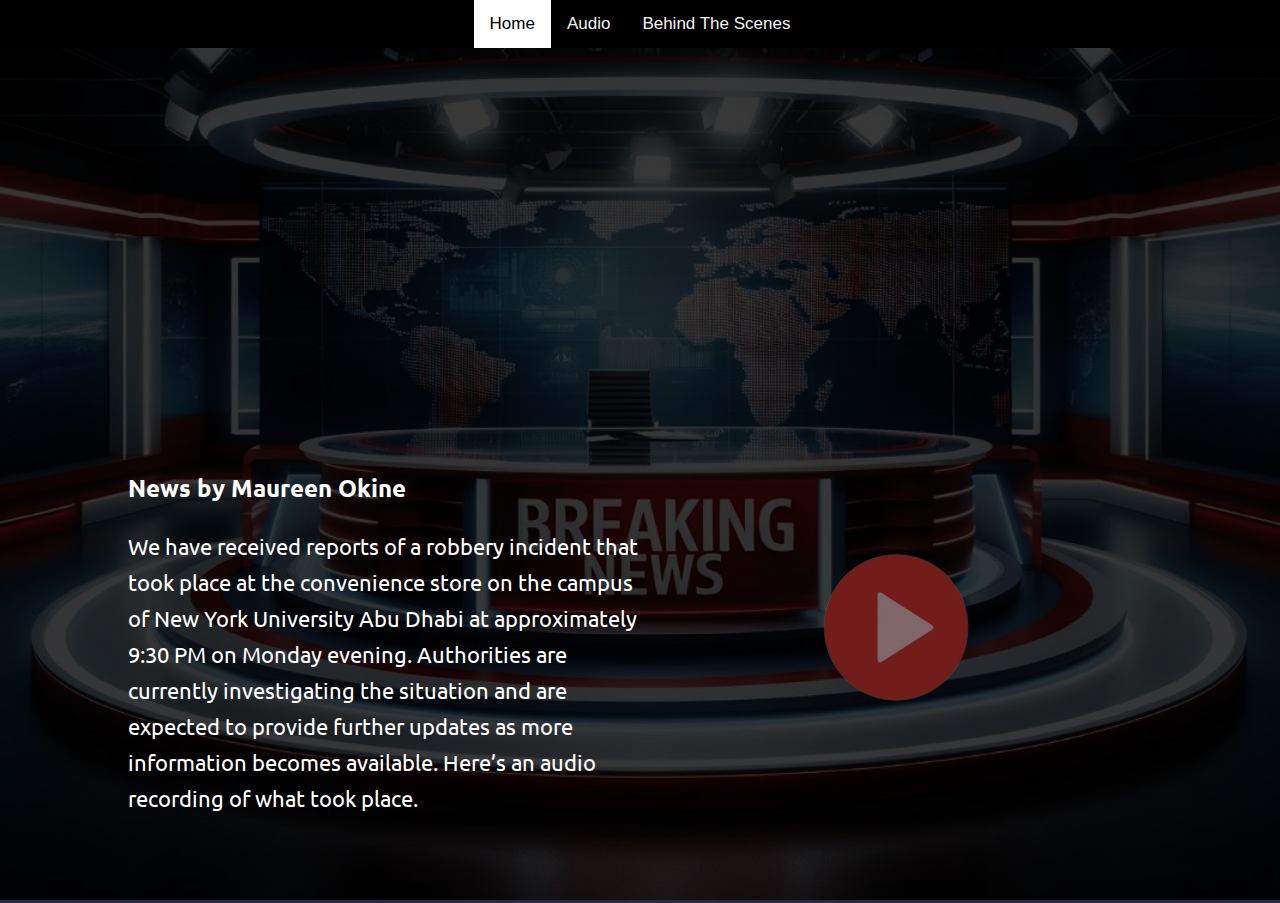
<file: index.html>
<!DOCTYPE html>
  <html lang="en">

  <head>
    <!-- Meta tags for character set and viewport settings -->
    <meta charset="UTF-8">
    <meta name="viewport" content="width=device-width, initial-scale=1.0">
    <title>Robbery</title>
    <link rel="stylesheet" href="style.css">
    <link href="https://fonts.googleapis.com/css2?family=Roboto:wght@400;700&display=swap" rel="stylesheet">
    <link rel="icon" href="images/news.png">
    <script src="script.js" defer></script>
    

  </head>

  <body>

    <section class="Home">

      <div class="topnav" id="myTopnav">
        <a href="index.html" class="active">Home</a>
        <a href="audio.html">Audio</a>
        <a href="finalpage.html">Behind The Scenes</a>
        <a href="javascript:void(0);" class="icon" onclick="myFunction()">
          <i class="fa fa-bars"></i>
        </a>
      </div>

      <div class="frontpage" id="section" style="margin-top: -10;">
        <a href="#" id="startButton">
          <img id="myImage" src="images/startbut.png" alt="Start Button">
        </a>
      </div>

      <!-- Click Sound -->
      <audio id="clickSound">
        <source src="Audio/click.mp3" type="audio/mpeg">

      </audio>

      <!-- Background Audio -->
      <audio id="backgroundAudio">
        <source src="Audio/comm_lab_intro_sound.mp3" type="audio/mpeg">
      </audio>
      
      <div class="Description">
        <h2>News by Maureen Okine</h2>
        <p>We have received reports of a robbery incident that took place at the convenience store on the campus of New York University Abu Dhabi at approximately 9:30 PM on Monday evening. Authorities are currently investigating the situation and are expected to provide further updates as more information becomes available. Here’s an audio recording of what took place.</p>
      </div>
  
    </section>

  </body>

  </html>
</file>
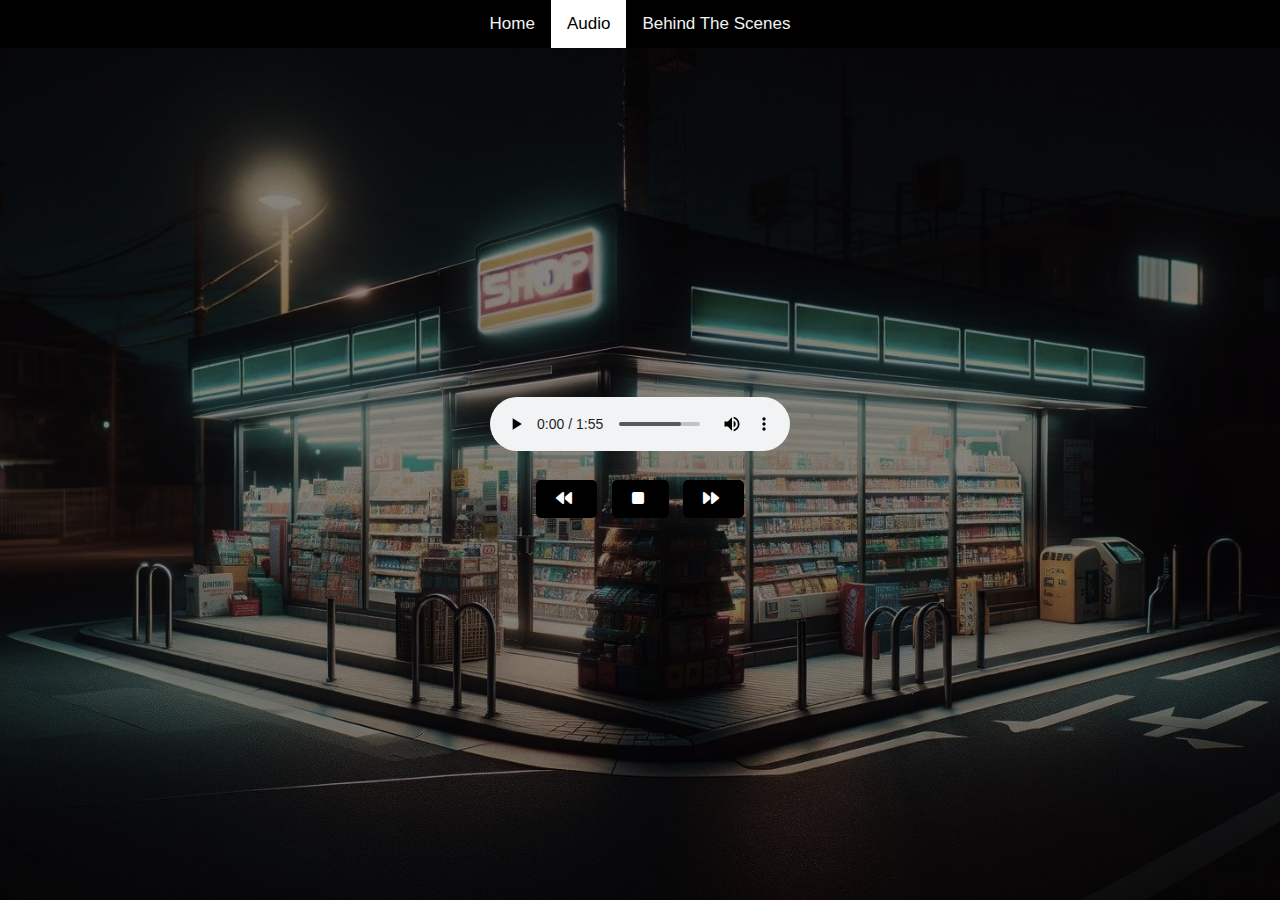
<file: audio.html>
<!DOCTYPE html>
<html lang="en">

<head>
    <meta charset="UTF-8">
    <meta name="viewport" content="width=device-width, initial-scale=1.0">
    <title>Sound Project Audio</title>
    <link rel="stylesheet" href="style.css">
    <link rel="stylesheet" href="styles.css">
    <link rel="stylesheet" href="https://cdnjs.cloudflare.com/ajax/libs/font-awesome/6.0.0-beta3/css/all.min.css">
    <script src="script.js" defer></script>
</head>

<body class="audio-background">

    <div class="container">

        <div class="topnav" id="myTopnav">
            <a href="index.html">Home</a>
            <a href="audio.html" class="active">Audio</a>
            <a href="finalpage.html">Behind The Scenes</a>
        </div>

        <div class="audio-container">
            <div class="audio-content">
                <audio id="sound" controls autoplay>
                    <source src="Audio/comm_lab_main_crime_scene.mp3" type="audio/mpeg">
                </audio>
                <div class="controls">
                    <button onclick="rewindAudio()"><i class="fas fa-backward"></i></button>
                    <button onclick="stopAudio()"><i class="fas fa-stop"></i></button>
                    <button onclick="forwardAudio()"><i class="fas fa-forward"></i></button>
                </div>
            </div>
        </div>

        <script>
            const sound = document.getElementById('sound');

            function stopAudio() {
                sound.pause();
                sound.currentTime = 0;
            }

            function rewindAudio() {
                sound.currentTime -= 10;
            }

            function forwardAudio() {
                sound.currentTime += 10;
            }

            function goToNextPage() {
                location.href = 'voting.html';
            }

            sound.addEventListener('ended', () => {
                goToNextPage();
            });
        </script>

    </div>

</body>

</html>
</file>
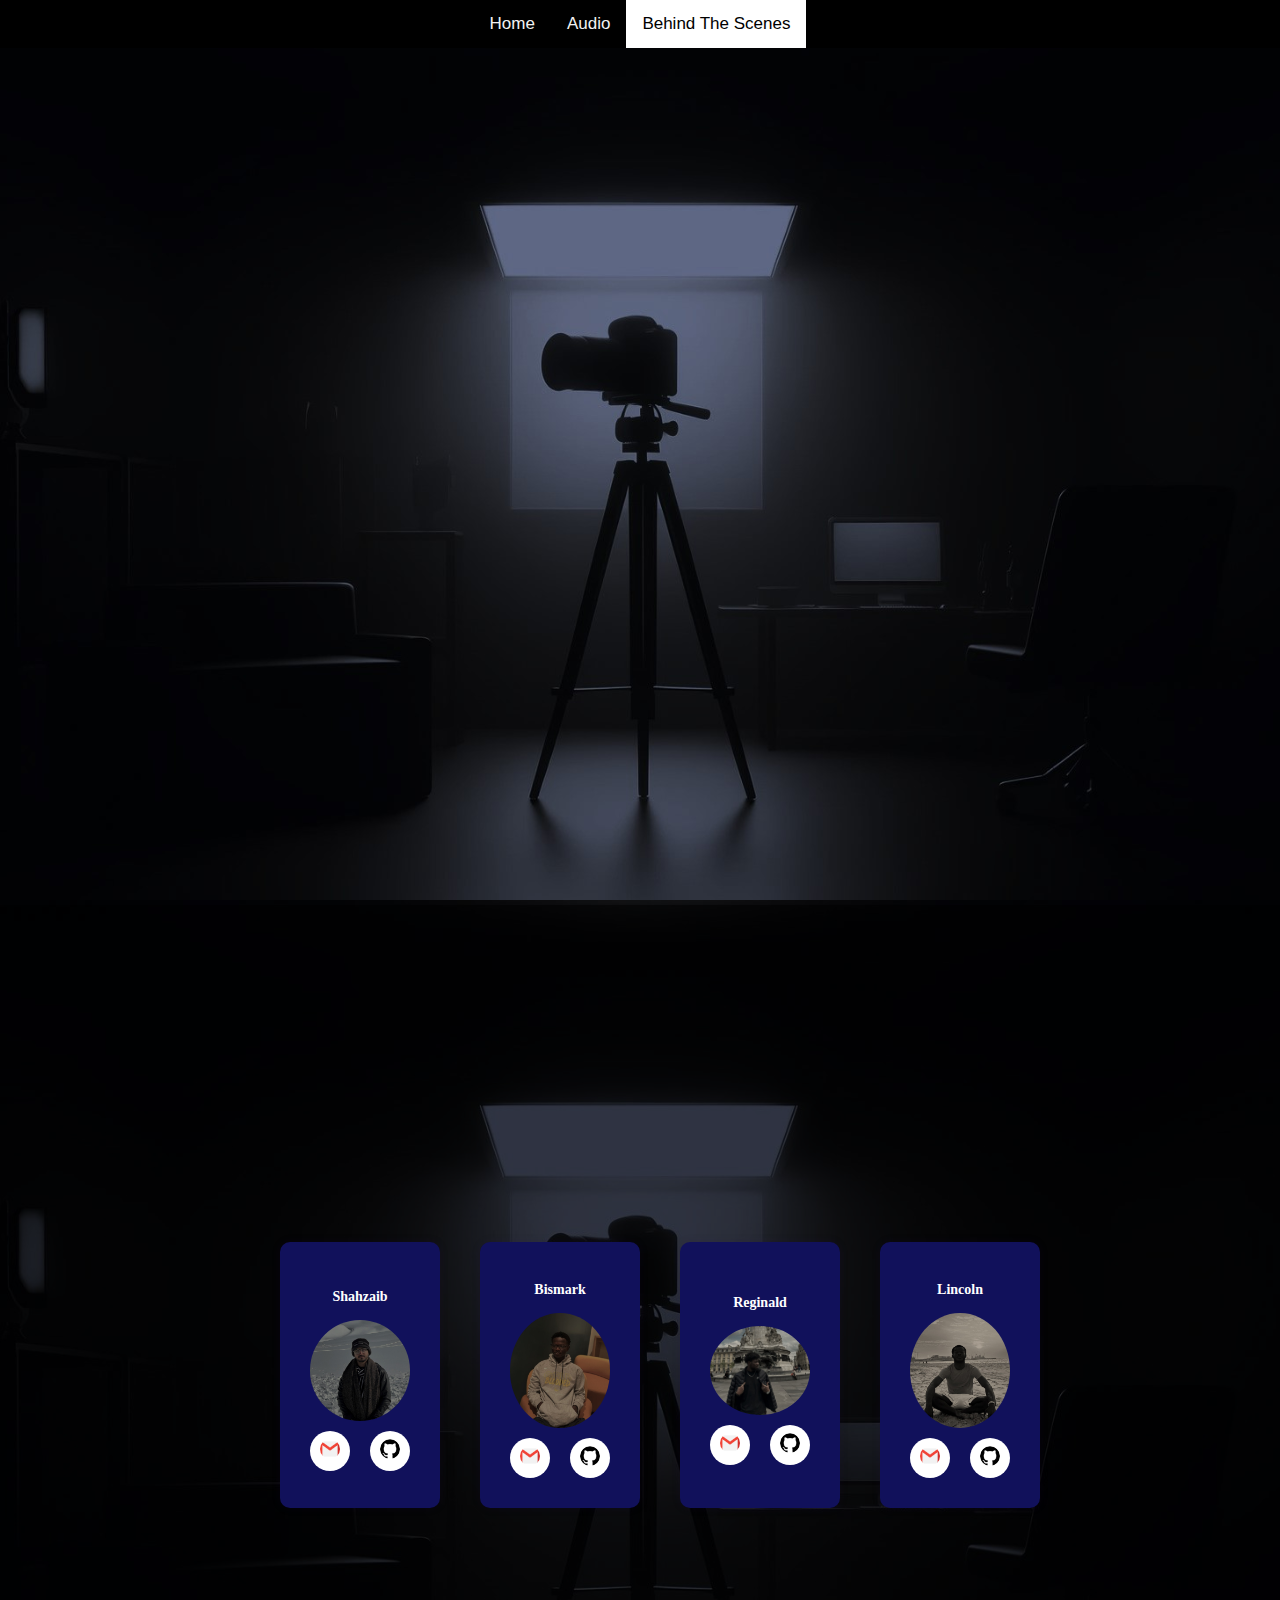
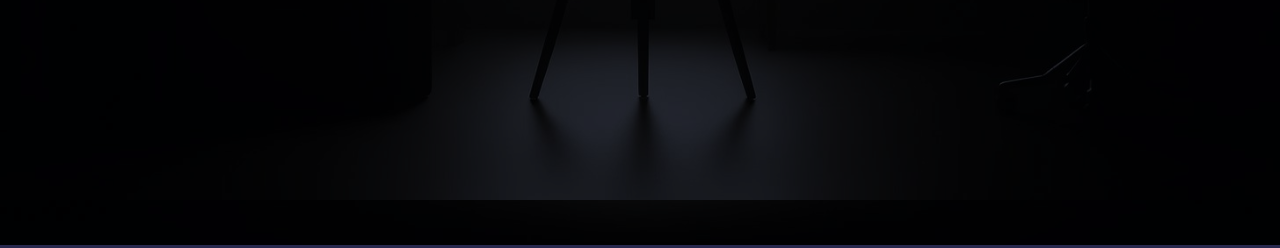
<file: finalpage.html>
<!DOCTYPE html>
<html lang="en">

<head>
    <meta charset="UTF-8">
    <meta name="viewport" content="width=device-width, initial-scale=1.0">
    <title>Last Page</title>
    <link rel="stylesheet" href="style.css">
    <link href="https://fonts.googleapis.com/css2?family=Roboto:wght@400;700&display=swap" rel="stylesheet">
    <script src="script.js" defer></script>
    <style>
        /* Styling for the background image */
        body {
            background-image: url('images/BTS.jpg');
            background-size: cover;
            background-position: center;
            height: 100vh;
            margin: 0;
            padding: 0;
            display: flex;
            flex-direction: column;
            justify-content: center;
            align-items: center;
            overflow: auto; /* Allow scrolling */
        }

        /* Styling for the top navigation */
        .topnav {
            background-color: #000000;
            top: 0;
            overflow: hidden;
            position: fixed;
            width: 100%;
            align-items: center;
            z-index: 1000;
            display: flex;
            justify-content: center; /* Center the links */
        }

        .topnav a {
            display: block;
            color: #f2f2f2;
            text-align: center;
            padding: 14px 16px;
            text-decoration: none;
            font-size: 17px;
        }

        .topnav a:hover {
            background-color: #ddd;
            color: rgb(27, 2, 2);
        }

        .topnav a.active {
            background-color: #ffffff;
            color: black;
        }

        .topnav .icon {
            display: none;
        }

        @media screen and (max-width: 600px) {
            
            #video {
            transform: translateY(200px);
            height:80%;
            width:70%;
            /*margin-bottom:50px;*/
            }
        }


        /* Styling for the video section */
        #video {
            background-color: transparent; 
            position:relative;
            left:20vw;
            top:60vh;
        }

        .video-container {
            width: 90%;
            max-width: 800px; /* Limit maximum width */
            height: 50vh; 
            max-height: 400px; /* Limit maximum height */
            overflow: hidden;
            position: relative;
        }

        .video-container iframe {
            width: 100%;
            height: 100%;
            border: none; /* Remove border around video */
        }

        /* Styling for the footer */
        footer {
            width: 100%;
            background-color: transparent;
            text-align: center;
            padding: 40px 20px; 
            margin-top: 100px; /* the gap between video and footer */
            position: relative;
            z-index: 1;
        }

        /* Styling for the team section */
        .team-section {
            text-align: center;
            padding: 20px;
            background-color: rgba(0, 0, 0, 0.5); 
            width: 100%;
            position: relative;
            z-index: 1;
        }

        .team-members {
            display: flex;
            justify-content: center;
            flex-wrap: wrap;
            margin-top: 20px; /* Add space between header and team members */
            margin-bottom: 20px; /* Add space between team members and footer */
        }

        .team-member {
            width: 100px;
            margin-bottom: 20px; 
            text-align: center;
        }

        .team-member img {
            width: 100%;
            height: auto;
            border-radius: 50%;
            box-shadow: rgb(0, 0, 128); 
;
        }

        .team-member p {
            margin-top: 10px;
            font-size: 14px;
            color: #ffffff;
        }

        .contact-icons {
            margin-top: 10px; 
        }

        .contact-icons a {
            margin-right: 10px;
        }

        .contact-icons img {
            width: 20px; 
            height: auto;
        }
        section{
            position:relative;
            min-height:100vh;
            width:100%;
        }
        .contact{
            position:relative;
            top:50vh;
        }
    </style>
</head>

<body>
    <section>
        <div class="topnav" id="myTopnav">
            <a href="index.html">Home</a>
            <a href="audio.html">Audio</a>
            <a href="finalpage.html" class="active">Behind The Scenes</a>
            <a href="javascript:void(0);" class="icon" onclick="myFunction()">
                <i class="fa fa-bars"></i>
            </a>
         </div>
    
        <div id="video">
            <div class="video-container">
               <iframe width="560" height="315" src="https://www.youtube.com/embed/VboLbchT-Qw?si=h5zPjHWz55Slk8K_" title="YouTube video player" frameborder="0" allow="accelerometer; autoplay; clipboard-write; encrypted-media; gyroscope; picture-in-picture; web-share" referrerpolicy="strict-origin-when-cross-origin" allowfullscreen></iframe>
            </div>
        </div>
    </section>

    <section class="contact">
        <div class="team-section" id="section">
            <div class="team-members">
                <div class="team-member">
                    <p>Shahzaib</p>
                    <img src="images/Team_1.jpeg" alt="Shahzaib">
                    <div class="contact-icons">
                        <a href="mailto:mh7024@nyu.edu"><img src="images/gmail.png" alt="Gmail"></a>
                        <a href="https://github.com/Shahzaib70456" target="_blank"><img src="images/github.png" alt="GitHub"></a>
                    </div>
                </div>
                <div class="team-member">
                    <p>Bismark</p>
                    <img src="images/Team_2.jpeg" alt="Bismark">
                    <div class="contact-icons">
                        <a href="mailto:bb3621@nyu.edu"><img src="images/gmail.png" alt="Gmail"></a>
                        <a href="https://www.github.com/" target="_blank"><img src="images/github.png" alt="GitHub"></a>
                    </div>
                </div>
                <div class="team-member">
                    <p>Reginald</p>
                    <img src="images/Team_4.jpeg" alt="Reginald">
                    <div class="contact-icons">
                        <a href="mailto:rka6631@nyu.edu"><img src="images/gmail.png" alt="Gmail"></a>
                        <a href="https://github.com/" target="_blank"><img src="images/github.png" alt="GitHub"></a>
                    </div>
                </div>
                <div class="team-member">
                    <p>Lincoln</p>
                    <img src="images/Team_3.jpeg" alt="Lincoln">
                    <div class="contact-icons">
                        <a href="mailto:la2544@nyu.edu"><img src="images/gmail.png" alt="Gmail"></a>
                        <a href="https://github.com/" target="_blank"><img src="images/github.png" alt="GitHub"></a>
                    </div>
                </div>
                <!-- Add other team members similarly -->
            </div>
        </div>
    </section>

</body>

</html>
</file>
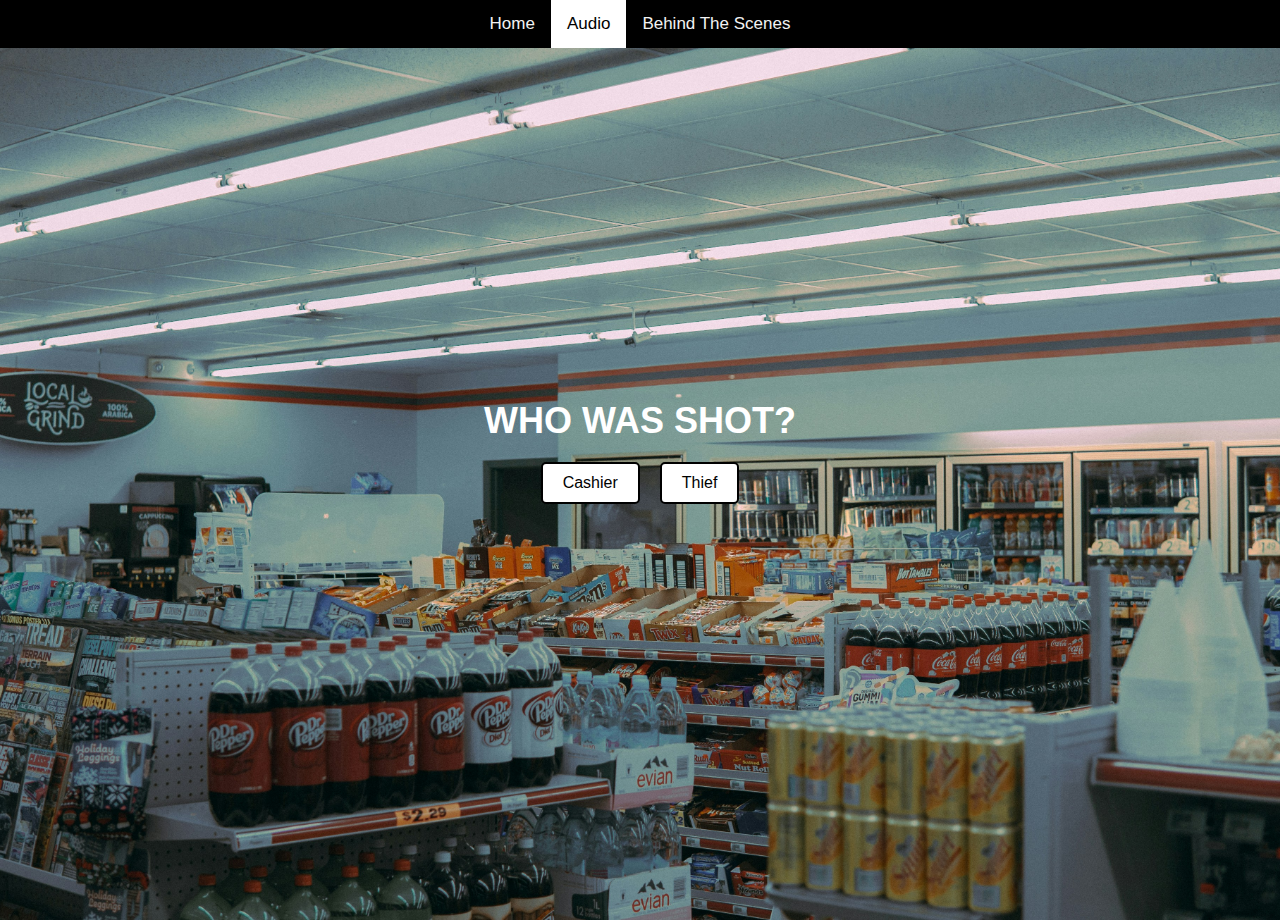
<file: voting.html>
<!DOCTYPE html>
<html lang="en">

<head>
    <meta charset="UTF-8">
    <meta name="viewport" content="width=device-width, initial-scale=1.0">
    <title>Updates on the Incident</title>
    <link rel="stylesheet" href="style.css">
    <style>
        /* Styling for the container */
        .container {
            background-image: url('images/image2.jpg');
            background-size: cover;
            background-position: center;
            height: 100vh;
            display: flex;
            flex-direction: column;
            justify-content: center;
            align-items: center;
            padding: 20px;
        }

        /* Styling for the header */
        .topnav {
            background-color: #000000;
            top: 0;
            overflow: hidden;
            position: fixed;
            width: 100%;
            align-items: center;
            z-index: 1000;
            display: flex;
            justify-content: center; /* Center the links */
        }

        .topnav a {
            display: block;
            color: #f2f2f2;
            text-align: center;
            padding: 14px 16px;
            text-decoration: none;
            font-size: 17px;
        }

        .topnav a:hover {
            background-color: #ddd;
            color: rgb(27, 2, 2);
        }

        .topnav a.active {
            background-color: #ffffff;
            color: black;
        }

        .topnav .icon {
            display: none;
        }

        @media screen and (max-width: 600px) {
            .topnav {
                flex-direction: column;
            }

            .topnav a {
                display: block;
                text-align: center;
            }

            .topnav a.icon {
                display: block;
            }
        }

        @media screen and (max-width: 600px) {
            .topnav.responsive {
                position: relative;
            }

            .topnav.responsive .icon {
                position: absolute;
                right: 0;
                top: 0;
            }

            .topnav.responsive a {
                float: none;
                display: block;
                text-align: center;
            }
        }

        /* Additional styling for the header */
        h1 {
            font-size: 36px; /* Larger font size */
            font-weight: bold; /* Bold font weight */
            color: #ffffff; /* White text color */
            margin-bottom: 20px; /* Add space below the header */
            display: block;
        }

        .updates-text {
            display: none; /* Hide by default */
            font-size: 24px; /* Font size for the "UPDATES" text */
            font-weight: bold; /* Bold font weight */
            color: #ffffff; /* White text color */
            margin-top: 20px; /* Add space above the text */
        }

        .options-container {
            display: flex;
            justify-content: center;
            margin-bottom: 20px;
        }

        .option {
            margin: 0 10px; /* Add space between options */
            padding: 10px 20px; 
            background-color: #ffffff; /* White background */
            border: 2px solid #000000; /* Black border */
            border-radius: 5px; /* Rounded corners */
            cursor: pointer; /* Change cursor to pointer on hover */
            transition: background-color 0.3s, color 0.3s; /* Smooth transition */
        }

        .option:hover {
            background-color: #000000; /* Dark background on hover */
            color: #ffffff; /* White text on hover */
        }
    </style>
</head>

<body>
    <div class="topnav" id="myTopnav">
        <a href="index.html">Home</a>
        <a href="audio.html" class="active">Audio</a>
        <a href="finalpage.html">Behind The Scenes</a>
        <a href="javascript:void(0);" class="icon" onclick="myFunction()">
            <i class="fa fa-bars"></i>
        </a>
    </div>

    <div class="container">
        <h1 id="header">WHO WAS SHOT?</h1>
        <div class="updates-text" id="updatesText">UPDATES</div> <!-- Placeholder for "UPDATES" text -->
        <div class="options-container" id="optionsContainer">
            <div class="option" onclick="playAudio('comm_lab_btn1.mp3')">Cashier</div>
            <div class="option" onclick="playAudio('comm_lab_btn2.mp3')">Thief</div>
        </div>
        <audio id="audioElement" controls style="display: none;"></audio> <!-- Hidden audio element -->
    </div>

    <script>
        function playAudio(audioSrc) {
            const audioElement = document.getElementById('audioElement');
            const updatesText = document.getElementById('updatesText');
            const header = document.getElementById('header');
            
            audioElement.src = 'Audio/' + audioSrc;
            audioElement.play();

            // Hide options and show "UPDATES" text after an answer is chosen
            document.getElementById('optionsContainer').style.display = 'none';
            updatesText.style.display = 'block';
            header.style.display = 'none';
            
            // Show options and hide "UPDATES" text again after audio finishes playing
            audioElement.addEventListener('ended', function() {
                document.getElementById('optionsContainer').style.display = 'flex';
                updatesText.style.display = 'none';
                header.style.display = 'block';
            });
        }
    </script>
</body>

</html>
</file>
<file: style.css>
@import url('https://fonts.googleapis.com/css2?family=Ubuntu:ital,wght@0,300;0,400;0,500;0,700;1,300;1,400;1,500;1,700&display=swap');
/* Overall Body Style */
body {
  font-family: Arial, sans-serif;
  background-color: #090137;
  margin: 0;
  padding: 0;
  height: 100vh;
  width: 100%;
  display: flex;
  justify-content: center;
  align-items: center;
  scroll-behavior: smooth;
}

body::-webkit-scrollbar {
  display: none;  /* Hides scroll bars in WebKit browsers (Chrome, Safari) */
}

.container {
  height: 100vh;
  width: 100%;  /* Ensure the container takes full width */
  display: flex;
  flex-direction: column;  /* Align items vertically */
  justify-content: center;
  align-items: center;
}
.Home {
  width:100vw;
  height: 100vh;
  background: url(/images/bgimage.jpg);
  background-size: cover;
  background-position: center;
  background-repeat: no-repeat;
}
.Description{
  color:white;
  position:absolute;
  width:40vw;
  top:50%;
  left:10%;
  line-height: 4vh;
  font-family: "Ubuntu", sans-serif;
}
.Description p{
  font-size:calc(1.0vh + 1.0vw);
}
.Home::before {
  content: ''; /* Insert an empty content before the element */
  background-color: rgba(0, 0, 0, 0.49); /* Set a semi-transparent black background */
  width: 100vw; /* Cover the entire viewport width */
  height: 100vh; /* Cover the entire viewport height */
  position: absolute; /* Position the element absolutely within its container */
  z-index: 0; /* Set the stacking order below other elements */
}

/* Style for all the page boxes */ 
#section {
  width: 100%;
  height: 100%;
  display: flex;
  justify-content: center;
  align-items: center;
  color: #090137;
  border-bottom-style: solid;
  border-bottom-color: rgb(40, 40, 78);
  scrollbar-width: none;  /* Hides scroll bars in Firefox */
}

/* Header */
.topnav {
  background-color: #000000;
  top: 0;
  overflow: hidden;
  position: fixed;
  width: 100%;
  align-items: center;
  z-index: 1000;
  display: flex;
  justify-content: center;  /* Center the links */
}

.topnav a {
  display: block;
  color: #f2f2f2;
  text-align: center;
  padding: 14px 16px;
  text-decoration: none;
  font-size: 17px;
}

.topnav a:hover {
  background-color: #ddd;
  color: rgb(27, 2, 2);
}

.topnav a.active {
  background-color: #ffffff;
  color: black;
}

.topnav .icon {
  display: none;
}

@media screen and (max-width: 600px) {
  .topnav {
      flex-direction: column;
  }

  .topnav a {
      display: block;
      text-align: center;
  }

  .topnav a.icon {
      display: block;
  }
}
/* First Page layout */
.frontpage {
  display: flex;
  justify-content: center;
  align-items: center;
  background-color: #000000;
  background: #000000 url("images/bgimage.jpg") no-repeat center;
  background-size: cover;  /* Ensure the background image covers the entire area */
}

/* BTS scene */
.BTS {
  display: flex;
  justify-content: center;
  align-items: center;  /* Center content vertically */
  height: 80vh;  /* Ensure the parent container takes full height */
  background-color: #090223;
  font-family: 'Roboto', sans-serif;
}

.BTS h3 {
  text-align: center;
  font-size: 50px;
  color: #ffffff;
  margin-bottom: 20px; 
  margin-top: -20px;  
}

#video {
  width: 60%;
  height: 60%;
}

.video-container {
  position: relative;
  padding-bottom: 40%; 
  height: 0;  
  overflow: hidden;
  width: 60%;
  background-color: transparent;
  margin-bottom: 10%;
  margin: auto;
}

.video-container iframe {
  position: absolute;
  top: 0;
  left: 0;
  width: 100%;
  height: 100%;
}

.team-member img{
  width:100%;
  height:100%;
}

/* Contact Style */
.team-section {
  margin-top: 5px;
  display: flex;
  flex-direction: column;  
  align-items: center;
  text-align: center;
  background-color: transparent;
}

.team-members {
  display: flex;
  justify-content: center;
  flex-wrap: wrap;
  width: 100%;  /* Ensure it takes the full width */
}

.team-member {
  display: flex;
  flex-direction: column;
  justify-content: center;
  align-items: center;
  width: 10%;
  padding: 30px;
  background-color: #11115b;
  border-radius: 10px;
  margin: 20px;
  box-shadow: 0 0 10px rgba(53, 14, 108, 0.1);
  transition: transform 0.3s;
}

.team-member p {
  font-size: 22px;
  font-weight: bold;
  font-family: 'Merriweather', serif;
  color: #fff;
  margin-bottom: 15px;
}

.team-member:hover {
  transform: translateY(-10px);
}

.contact-icons {
  display: flex;
  justify-content: center;
  margin-top: 20px;
}

.contact-icons a {
  display: inline-block;
  width: 40px;
  height: 40px;
  background-color: #fff;
  border-radius: 50%;
  margin: 0 10px;
  transition: background-color 0.3s;
}

.contact-icons a:hover {
  background-color: #f1f1f1;
  cursor: url('images/key_glow.png'), auto;
}

.contact-icons img {
  width: 24px;
  height: 24px;
  margin: 8px;
  cursor: pointer;
}

/* Audio file css */

.contain {
  background-image: url('images/image2.jpg');
  background-size: cover;
  background-position: center;
  background-repeat: no-repeat;
  width: auto;
  height: 100vh;
  display: flex;
  justify-content: center;
  align-items: center;
  flex-direction: column;
}

.audio-container {
  width: 20%;
  height: 20%;
  text-align: center;
  padding: 20px;
  border: 1px solid #ccc;
  background-color: black;
  padding: 40px;
  border-radius: 10px;
  align-items: center;
  border-width: 0;
}

.controls {
  margin-top: 20px;
}

button {
  padding: 10px 20px;
  margin: 5px;
  cursor: pointer;
  border: none;
  background-color: black;
  color: #fff;
  font-size: 16px;
  border-radius: 5px;
  transition: background-color 0.3s, transform 0.3s;
}

button:hover {
  background-color: #090223;
  transform: scale(1.05);
}

button i {
  margin-right: 5px;
}

.main-menu-button {
  background-color: #040fa7;
  position: absolute;
  bottom: 20px;
  left: 50%;
  transform: translateX(-40%);
}

#startButton img {
  width: 100px; 
  height: auto; 
  filter: brightness(50%); /* Darken the image */
}

.main-menu-button:hover {
  background-color: #14004d;
}

#myImage {
  transition: opacity 1s ease-out;
  opacity: 1;
}

#myImage.fade-out {
  opacity: 0;
}
#startButton{
  position:absolute;
  top:70%;
  left:70%;
  transform: translate(-50%,-50%);
  z-index:2;
}
#startButton img{
  height:15vw;
  width:15vw;
}
@media screen and (max-width: 600px) {
  .topnav.responsive {
      position: relative;
  }

  .topnav.responsive .icon {
      position: absolute;
      right: 0;
      top: 0;
  }

  .topnav.responsive a {
      float: none;
      display: block;
      text-align: center;
  }
}
@media screen and (max-width: 800px) {
  #startButton{
    top:35%;
    left:50%;
  }
  .Description{
    color:white;
    position:absolute;
    width:80vw;
    top:50%;
    left:10vw;
    line-height: 4vh;
    font-family: "Ubuntu", sans-serif;
  }
  #startButton img{
    height:45vw;
    width:45vw;
  }
}
</file>
<file: styles.css>
/* Overall Body Style */
body {
  font-family: Arial, sans-serif;
  background-color: #090137;
  margin: 0;
  padding: 0;
  height: 100vh;
  width: 100%;
  display: flex;
  flex-direction: column;
  justify-content: center;
  align-items: center;
  scroll-behavior: smooth;
}

body::-webkit-scrollbar {
  display: none;  /* Hides scroll bars in WebKit browsers (Chrome, Safari) */
}

.container {
  height: 100vh;
  display: flex;
  flex-direction: column;
  justify-content: center;
  align-items: center;
}


/* Style for all the page boxes */
#section {
  width: 100%;
  height: 100%;
  display: flex;
  flex-direction: column;
  justify-content: center;
  align-items: center;
  color: #090137;
  border-bottom-style: solid;
  border-bottom-color: transparent;
  scrollbar-width: none;  /* Hides scroll bars in Firefox */
}

/* Audio Page */
.audio-container {
  display: flex;
  flex-direction: column;
  justify-content: center;
  align-items: center;
  padding: 40px;
  border-radius: 10px;
  text-align: center;
  margin-top: 20px;
  background-color: transparent;
  box-shadow: 0 0 10px rgba(0, 0, 0, 0.1);
  width: 80%;
  max-width: 800px;
}

.audio-background {
  background-image: url('images/image.jpg');
  background-size: cover;
  background-position: center;
  background-repeat: no-repeat;
  width: 100%;
  height: 100vh;
  display: flex;
  justify-content: center;
  align-items: center;
  flex-direction: column;
}
.behind-the-scenes-background {
    background-image: url('images/BTS.jpg'); /* Set the background image */
    background-size: cover; /* Cover the entire element with the background image */
    background-position: center; /* Center the background image */
    background-repeat: no-repeat; /* Do not repeat the background image */
    width: 100%; /* Set the width to 100% */
    height: 100vh; /* Set the height to 100% of the viewport height */
    display: flex; /* Use flexbox layout */
    justify-content: center; /* Center the content horizontally */
    align-items: center; /* Center the content vertically */
    flex-direction: column; /* Arrange the flex items in a column */
}
</file>
